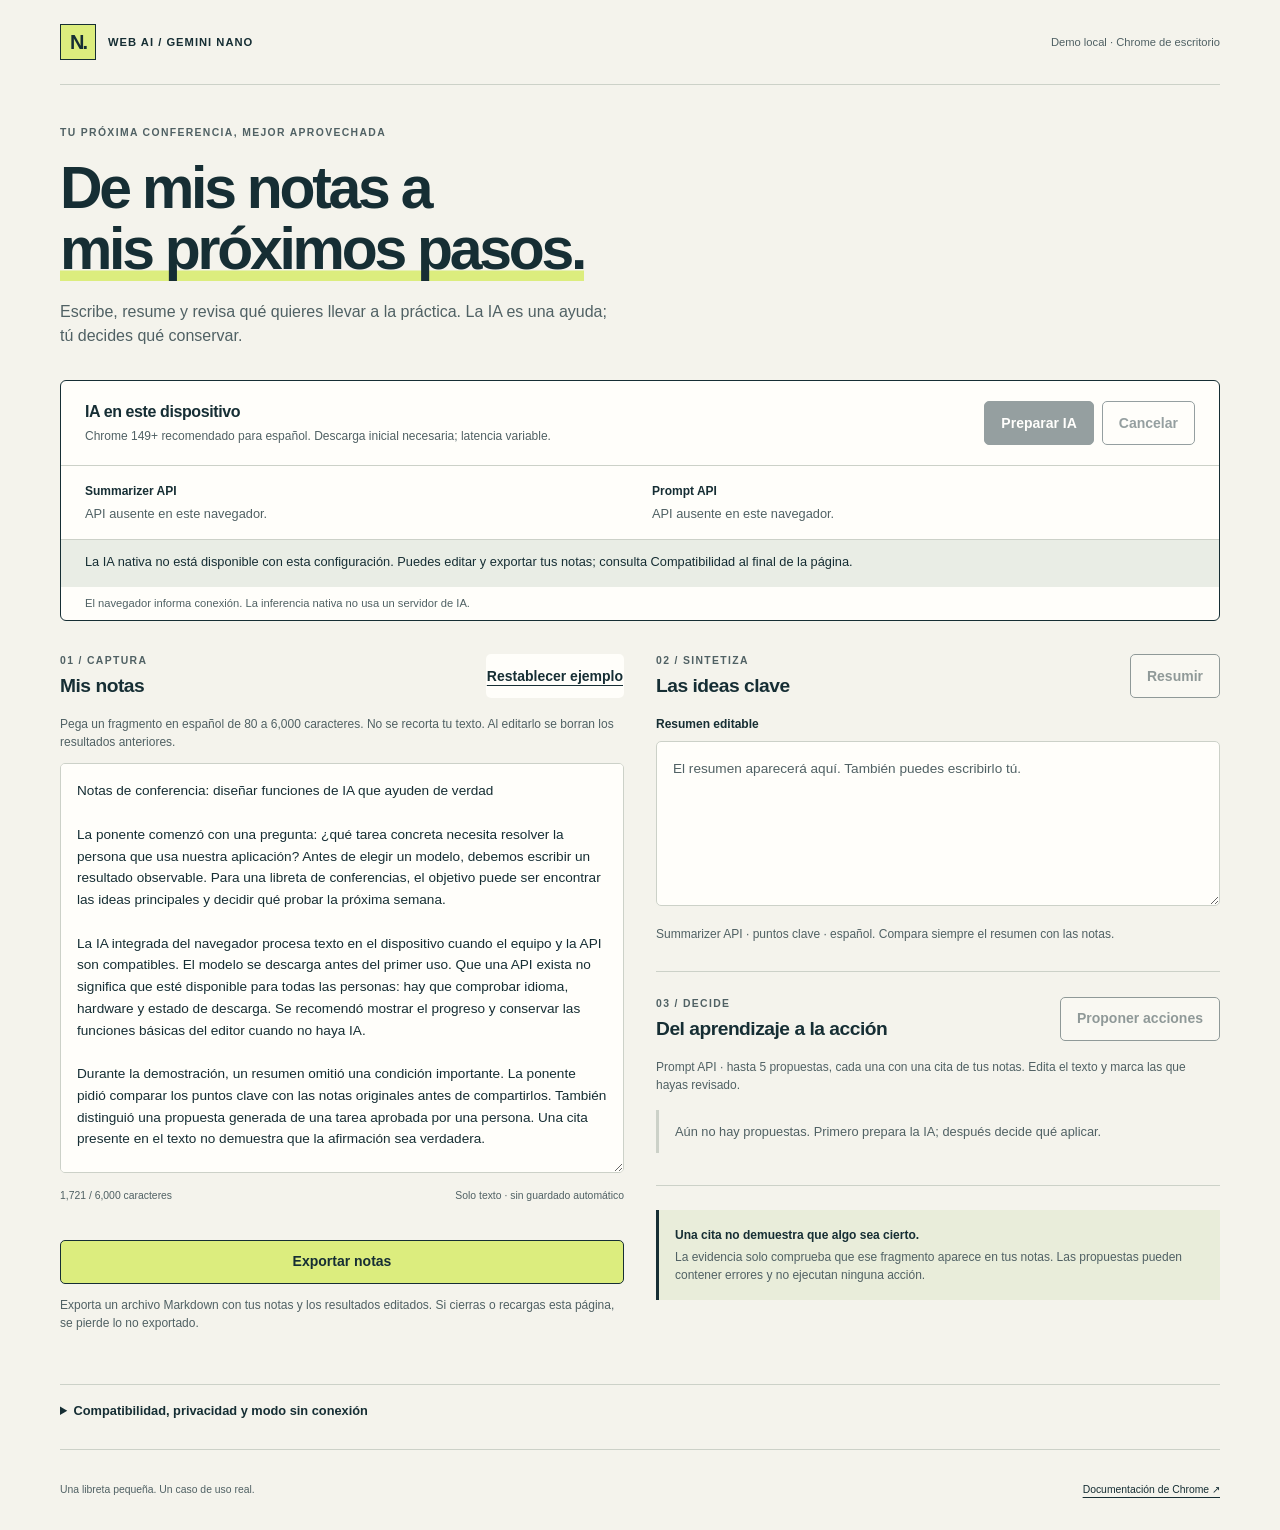
<file: index.html>
<!doctype html>
<html lang="es">
<head>
  <meta charset="utf-8">
  <meta name="viewport" content="width=device-width, initial-scale=1">
  <meta name="color-scheme" content="light">
  <meta http-equiv="Content-Security-Policy" content="default-src 'self'; script-src 'self'; style-src 'self'; connect-src 'none'; object-src 'none'; base-uri 'none'; img-src 'self' data:">
  <meta name="description" content="Una libreta de conferencia con resúmenes y propuestas de acciones mediante las APIs de IA nativas de Chrome.">
  <title>Notas que se convierten en próximos pasos · Web AI</title>
  <link rel="icon" href="data:,">
  <link rel="stylesheet" href="styles.css">
  <script type="module" src="app.js"></script>
</head>
<body>
  <a class="skip-link" href="#notes">Ir a mis notas</a>
  <div class="page">
    <header class="page-header">
      <div class="brand"><span class="brand-mark" aria-hidden="true">N.</span> WEB AI / GEMINI NANO</div>
      <span class="environment">Demo local · Chrome de escritorio</span>
    </header>
    <main>
      <div class="intro">
        <p class="eyebrow">TU PRÓXIMA CONFERENCIA, MEJOR APROVECHADA</p>
        <h1>De mis notas a<br><span>mis próximos pasos.</span></h1>
        <p class="lead">Escribe, resume y revisa qué quieres llevar a la práctica. La IA es una ayuda; tú decides qué conservar.</p>
      </div>

      <section class="ai-console" aria-labelledby="ai-title">
        <div class="console-heading">
          <div><h2 id="ai-title">IA en este dispositivo</h2><p>Chrome 149+ recomendado para español. Descarga inicial necesaria; latencia variable.</p></div>
          <div class="prepare-buttons">
            <button id="prepare" type="button" class="primary" disabled>Preparar IA</button>
            <button id="cancel" type="button" disabled>Cancelar</button>
          </div>
        </div>
        <dl class="api-status">
          <div><dt>Summarizer API</dt><dd id="summary-status">Comprobando compatibilidad…</dd><progress id="summary-progress" max="1" value="0" aria-label="Descarga para resúmenes" hidden></progress></div>
          <div><dt>Prompt API</dt><dd id="prompt-status">Comprobando compatibilidad…</dd><progress id="prompt-progress" max="1" value="0" aria-label="Descarga para propuestas" hidden></progress></div>
        </dl>
        <p id="status" class="status" role="status" aria-live="polite" aria-atomic="true">Puedes editar y exportar tus notas mientras comprobamos las APIs.</p>
        <p id="connection" class="connection"></p>
      </section>

      <div class="workspace">
        <section class="notes-panel" aria-labelledby="notes-title">
          <div class="section-heading"><div><p class="step">01 / CAPTURA</p><h2 id="notes-title">Mis notas</h2></div><button id="reset" type="button" class="text-button">Restablecer ejemplo</button></div>
          <label class="sr-only" for="notes">Notas de la conferencia, en español</label>
          <p id="notes-help" class="field-help">Pega un fragmento en español de 80 a 6,000 caracteres. No se recorta tu texto. Al editarlo se borran los resultados anteriores.</p>
          <textarea id="notes" rows="17" aria-describedby="notes-help notes-count notes-error" spellcheck="true"></textarea>
          <div class="notes-footer"><p id="notes-count" class="counter"></p><span>Solo texto · sin guardado automático</span></div>
          <p id="notes-error" class="field-error" aria-live="polite"></p>
          <button id="export" type="button" class="export-button">Exportar notas</button>
          <p class="field-help">Exporta un archivo Markdown con tus notas y los resultados editados. Si cierras o recargas esta página, se pierde lo no exportado.</p>
        </section>

        <section class="results-panel" aria-labelledby="results-title">
          <h2 id="results-title" class="sr-only">Resultados para revisar</h2>
          <div class="result-block">
            <div class="section-heading"><div><p class="step">02 / SINTETIZA</p><h3>Las ideas clave</h3></div><button id="summarize" type="button" disabled>Resumir</button></div>
            <label for="summary" class="field-label">Resumen editable</label>
            <textarea id="summary" rows="6" placeholder="El resumen aparecerá aquí. También puedes escribirlo tú." aria-describedby="summary-help"></textarea>
            <p id="summary-help" class="field-help">Summarizer API · puntos clave · español. Compara siempre el resumen con las notas.</p>
          </div>
          <div class="result-block">
            <div class="section-heading"><div><p class="step">03 / DECIDE</p><h3 id="actions-title" tabindex="-1">Del aprendizaje a la acción</h3></div><button id="propose" type="button" disabled>Proponer acciones</button></div>
            <p class="field-help">Prompt API · hasta 5 propuestas, cada una con una cita de tus notas. Edita el texto y marca las que hayas revisado.</p>
            <p id="actions-empty" class="empty-state">Aún no hay propuestas. Primero prepara la IA; después decide qué aplicar.</p>
            <ol id="actions" class="action-list"></ol>
          </div>
          <aside class="review-note"><strong>Una cita no demuestra que algo sea cierto.</strong> La evidencia solo comprueba que ese fragmento aparece en tus notas. Las propuestas pueden contener errores y no ejecutan ninguna acción.</aside>
        </section>
      </div>

      <details class="requirements"><summary>Compatibilidad, privacidad y modo sin conexión</summary><div>
        <p>La IA nativa necesita un equipo de escritorio compatible y espacio para descargar el modelo. No está disponible en todos los navegadores ni en Chrome móvil. La comprobación real de disponibilidad manda sobre la versión del navegador.</p>
        <p>Esta demo no envía tus notas a servicios remotos ni incorpora analítica. Chrome administra la descarga y las actualizaciones del modelo por separado. No hay fallback a la nube.</p>
        <p>Con el modelo listo y esta página ya cargada puedes probar la inferencia sin conexión. No es una PWA: no se garantiza abrirla o recargarla sin red ni sin el servidor local.</p>
      </div></details>
    </main>
    <footer><span>Una libreta pequeña. Un caso de uso real.</span><a href="https://developer.chrome.com/docs/ai/built-in-apis" target="_blank" rel="noreferrer noopener">Documentación de Chrome ↗</a></footer>
    <noscript><p>Activa JavaScript para preparar la IA y exportar. Sin JavaScript puedes escribir en el campo de notas y copiar su contenido manualmente.</p></noscript>
  </div>
</body>
</html>
</file>
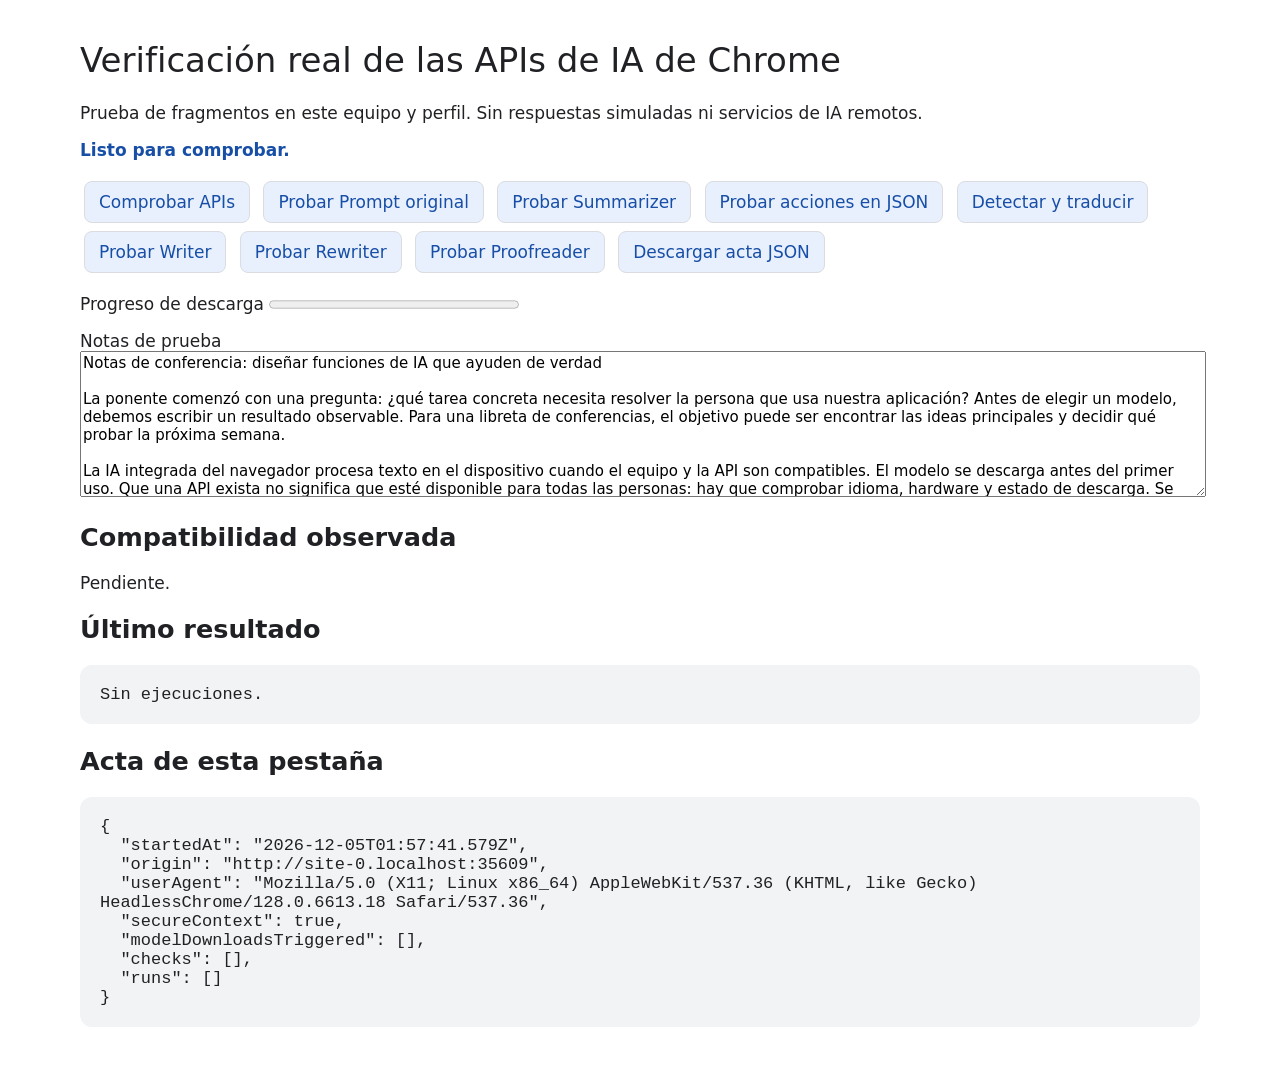
<file: verificacion/index.html>
<!doctype html>
<html lang="es"><meta charset="utf-8"><meta name="viewport" content="width=device-width,initial-scale=1">
<meta http-equiv="Content-Security-Policy" content="default-src 'self'; connect-src 'none'; script-src 'self'; style-src 'self' 'unsafe-inline'; object-src 'none'">
<title>Verificación real de las APIs de IA de Chrome</title>
<style>body{font:17px system-ui;color:#202124;max-width:1120px;margin:40px auto;padding:0 24px}h1{font-weight:500}button{font:inherit;padding:10px 14px;margin:4px;border:1px solid #dadce0;border-radius:8px;background:#e8f0fe;color:#174ea6}button:disabled{opacity:.5}textarea{width:100%;height:140px;font:15px system-ui}pre{white-space:pre-wrap;overflow-wrap:anywhere;background:#f1f3f4;padding:20px;border-radius:12px}progress{width:250px}#status{font-weight:600;color:#174ea6}table{border-collapse:collapse;width:100%;margin:24px 0}td,th{border:1px solid #dadce0;padding:8px;text-align:left}</style>
<h1>Verificación real de las APIs de IA de Chrome</h1>
<p>Prueba de fragmentos en este equipo y perfil. Sin respuestas simuladas ni servicios de IA remotos.</p>
<p id="status" role="status">Listo para comprobar.</p>
<button id="inspect">Comprobar APIs</button>
<button id="prepareButton">Probar Prompt original</button>
<button id="summarizeButton">Probar Summarizer</button>
<button id="actionsButton">Probar acciones en JSON</button>
<button id="languageButton">Detectar y traducir</button>
<button id="writerButton">Probar Writer</button>
<button id="rewriterButton">Probar Rewriter</button>
<button id="proofreaderButton">Probar Proofreader</button>
<button id="save">Descargar acta JSON</button>
<p><label>Progreso de descarga <progress id="progress" max="1" value="0"></progress></label></p>
<label for="notes">Notas de prueba</label><textarea id="notes"></textarea>
<h2>Compatibilidad observada</h2><div id="matrix">Pendiente.</div>
<h2>Último resultado</h2><pre id="answer">Sin ejecuciones.</pre>
<h2>Acta de esta pestaña</h2><pre id="report">Sin ejecuciones.</pre>
<script src="bindings.js" defer></script><script src="original-prompt.js" defer></script><script src="tests.js" type="module"></script>
</html>
</file>
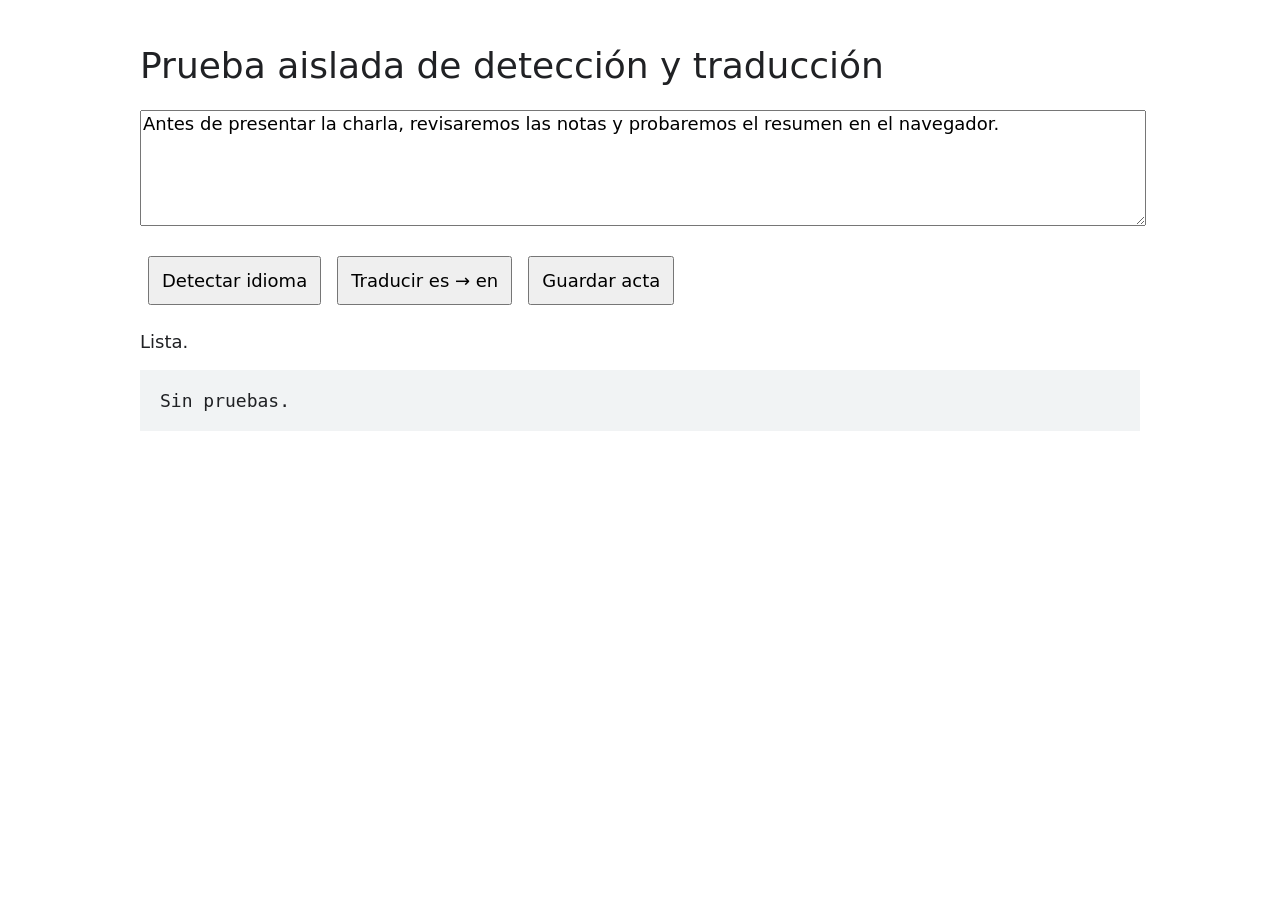
<file: verificacion/traduccion.html>
<!doctype html><html lang="es"><meta charset="utf-8"><meta name="viewport" content="width=device-width,initial-scale=1"><meta http-equiv="Content-Security-Policy" content="default-src 'self';connect-src 'none';script-src 'self';style-src 'self' 'unsafe-inline';object-src 'none'"><title>Prueba aislada de detección y traducción</title><style>body{font:18px system-ui;max-width:1000px;margin:45px auto;color:#202124}button{font:inherit;padding:12px;margin:8px}textarea{width:100%;height:110px;font:18px system-ui}pre{white-space:pre-wrap;background:#f1f3f4;padding:20px}h1{font-weight:500}</style><h1>Prueba aislada de detección y traducción</h1><textarea id="text">Antes de presentar la charla, revisaremos las notas y probaremos el resumen en el navegador.</textarea><p><button id="detect">Detectar idioma</button><button id="translate">Traducir es → en</button><button id="save">Guardar acta</button></p><p id="status" role="status">Lista.</p><pre id="output">Sin pruebas.</pre><script src="traduccion.js" defer></script></html>
</file>
<file: styles.css>
:root{--paper:#f4f3ec;--surface:#fffefa;--ink:#162e34;--muted:#506164;--line:#ccd1c8;--accent:#dced7e;--error:#a52f22;--soft:#e9ede5;--focus:#145fce;font-family:Arial,Helvetica,sans-serif;color:var(--ink);background:var(--paper);font-size:16px;line-height:1.5;color-scheme:light}

*{box-sizing:border-box}
body{margin:0}
button,textarea,input{font:inherit}
button,a,summary,input{touch-action:manipulation}
button{cursor:pointer;border:1px solid var(--ink);background:var(--surface);color:var(--ink);font-size:.875rem;font-weight:700;border-radius:5px;padding:.65rem 1rem;min-height:44px}
button:hover:not(:disabled){background:var(--soft)}
button:disabled{opacity:.45;cursor:not-allowed}
button.primary{background:var(--ink);color:white}
button.primary:hover:not(:disabled){background:#284b51}
button.text-button{border-color:transparent;padding:.5rem 0;text-decoration:underline;text-underline-offset:4px}
.export-button{width:100%;margin-top:.75rem;background:var(--accent)}
:focus-visible{outline:3px solid var(--focus);outline-offset:4px}
textarea,input[type=text]{width:100%;border:1px solid var(--line);border-radius:5px;background:var(--surface);color:var(--ink);padding:1rem;line-height:1.6;resize:vertical}
textarea:read-only,input:read-only{background:var(--soft)}
textarea::placeholder{color:var(--muted);opacity:1}
textarea[aria-invalid=true]{border-color:var(--error)}
h1,h2,h3,p{margin:0}
h2,h3{font-size:1.2rem;line-height:1.3;letter-spacing:-.025em}
a{color:var(--ink);text-underline-offset:4px}
.page{max-width:1240px;margin:auto;padding:0 2.5rem}
.page-header{display:flex;justify-content:space-between;align-items:center;gap:1rem;padding:1.5rem 0;border-bottom:1px solid var(--line);font-size:.7rem;font-weight:700;letter-spacing:.09em}
.brand{display:flex;align-items:center;gap:.75rem}
.brand-mark{font-size:1.25rem;font-weight:800;border:1px solid var(--ink);width:36px;height:36px;display:grid;place-items:center;background:var(--accent);letter-spacing:-.1em}
.environment{font-weight:400;letter-spacing:0;color:var(--muted)}
.intro{padding:2.5rem 0 2rem;max-width:780px}
.eyebrow,.step{font-size:.65rem;font-weight:700;letter-spacing:.13em;color:var(--muted)}
h1{font-size:clamp(2.4rem,4.6vw,4rem);line-height:1.05;letter-spacing:-.055em;margin:1rem 0 1.25rem}
h1 span{box-shadow:inset 0 -.18em var(--accent)}
.lead{max-width:560px;color:var(--muted);font-size:1rem}
.ai-console{border:1px solid var(--ink);border-radius:6px;background:var(--surface);margin-bottom:2rem}
.console-heading{display:flex;align-items:center;justify-content:space-between;gap:1rem;padding:1.25rem 1.5rem;border-bottom:1px solid var(--line)}
.console-heading h2{font-size:1rem}
.console-heading p{font-size:.75rem;margin-top:.25rem;color:var(--muted)}
.prepare-buttons{display:flex;gap:.5rem;flex-shrink:0}
.api-status{display:grid;grid-template-columns:1fr 1fr;gap:1.5rem;margin:0;padding:1rem 1.5rem}
.api-status dt{font-size:.75rem;font-weight:700;margin-bottom:.25rem}
.api-status dd{font-size:.8rem;margin:0;color:var(--muted)}
progress{width:100%;height:8px;accent-color:var(--ink);margin-top:.5rem}
.status{font-size:.8rem;padding:.75rem 1.5rem;background:var(--soft);border-top:1px solid var(--line);min-height:3rem}
.connection{padding:.5rem 1.5rem;font-size:.7rem;color:var(--muted)}
.workspace{display:grid;grid-template-columns:1fr 1fr;gap:2rem;align-items:start}
.section-heading{display:flex;align-items:center;justify-content:space-between;gap:1rem;margin-bottom:1rem}
.step{margin-bottom:.35rem}
.field-help{font-size:.75rem;color:var(--muted);margin:.75rem 0}
.field-label{display:block;font-size:.75rem;font-weight:700;margin-bottom:.5rem}
#notes{font-size:.85rem;min-height:410px}
.notes-footer{display:flex;justify-content:space-between;gap:1rem;font-size:.65rem;color:var(--muted);margin-top:.5rem}
.field-error{font-size:.75rem;color:var(--error);min-height:1.25rem;margin-top:.25rem}
.result-block{border-bottom:1px solid var(--line);padding-bottom:1rem;margin-bottom:1.5rem}
.result-block textarea{font-size:.85rem}
.empty-state{font-size:.8rem;color:var(--muted);border-left:3px solid var(--line);padding:.75rem 1rem;margin:1rem 0}
.action-list{padding:0;margin:1rem 0;list-style:none;counter-reset:actions}
.action-list li{counter-increment:actions;padding:1rem 0;border-top:1px solid var(--line)}
.action-list li::before{content:"0" counter(actions);display:block;font-size:.7rem;font-weight:700;margin-bottom:.5rem;color:var(--muted)}
.action-list label{display:block;font-size:.7rem;font-weight:700;margin:.5rem 0 .25rem}
.action-list input[type=text],.action-list textarea{padding:.65rem;font-size:.8rem}
.action-list .check-label{display:flex;align-items:center;gap:.5rem;margin-top:.75rem;font-weight:400}
.action-list input[type=checkbox]{width:18px;height:18px;accent-color:var(--ink)}
.review-note{font-size:.75rem;color:var(--muted);padding:1rem;background:#e9edda;border-left:3px solid var(--ink)}
.review-note strong{display:block;color:var(--ink);margin-bottom:.25rem}
.requirements{border-top:1px solid var(--line);border-bottom:1px solid var(--line);padding:1rem 0;margin:2.5rem 0 1rem;font-size:.8rem}
.requirements summary{cursor:pointer;font-weight:700;min-height:32px}
.requirements p{max-width:800px;margin:.75rem 0;color:var(--muted)}
footer{display:flex;justify-content:space-between;gap:1rem;font-size:.65rem;color:var(--muted);padding:1rem 0 2rem}
.sr-only{position:absolute;width:1px;height:1px;padding:0;margin:-1px;overflow:hidden;clip:rect(0,0,0,0);white-space:nowrap;border:0}
.skip-link{position:absolute;left:1rem;top:-100px;padding:.75rem;background:var(--surface);z-index:10}
.skip-link:focus{top:1rem}
[hidden]{display:none!important}

@media(max-width:850px){.page{padding:0 1.5rem}
.workspace{grid-template-columns:1fr;gap:2rem}
#notes{min-height:320px}
.intro{padding-top:2rem}
.console-heading{align-items:flex-start;flex-direction:column}
.prepare-buttons{width:100%}
.prepare-buttons button{flex:1}
}

@media(max-width:450px){.page{padding:0 1rem}
.environment{max-width:110px;text-align:right}
.api-status{grid-template-columns:1fr;gap:1rem}
.console-heading,.api-status{padding:1rem}
.status,.connection{padding:.75rem 1rem}
.section-heading{align-items:flex-start;flex-wrap:wrap;gap:.75rem}
.notes-footer,footer{flex-direction:column;gap:.25rem}
h1{font-size:2.5rem}
.intro{padding-top:1.5rem}
.lead{font-size:.9rem}
}
</file>
